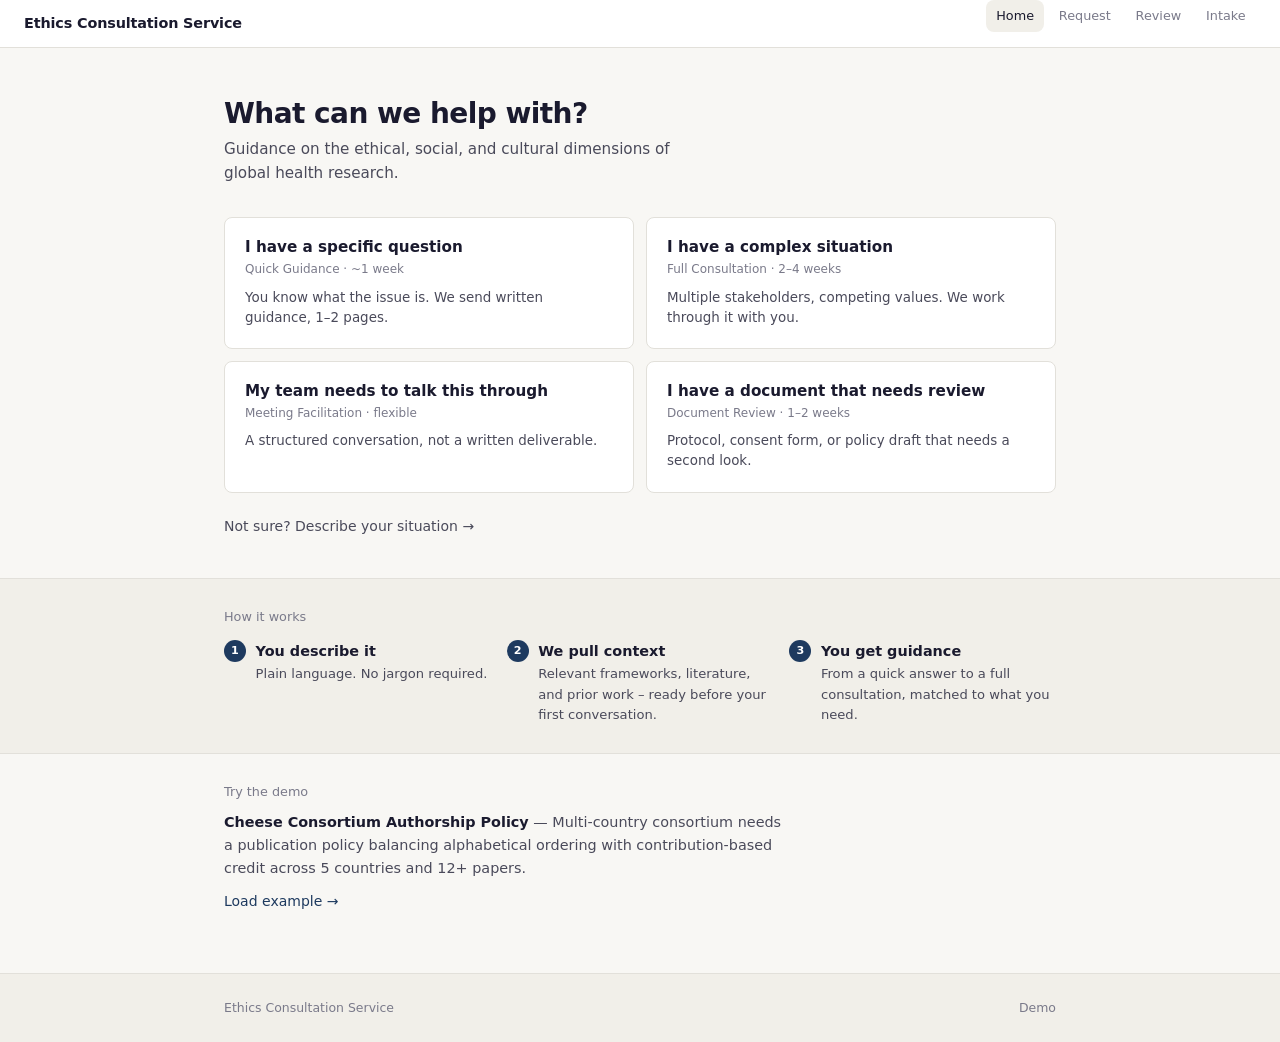
<file: index.html>
<!DOCTYPE html>
<html lang="en">
<head>
<meta charset="UTF-8">
<meta name="viewport" content="width=device-width, initial-scale=1.0">
<title>Ethics Consultation Service</title>
<link rel="icon" href="favicon.svg" type="image/svg+xml">
<link rel="stylesheet" href="css/styles.css">
</head>
<body>

<!-- Nav -->
<nav class="nav-bar">
  <a href="index.html" class="nav-brand">Ethics Consultation Service</a>
  <ul class="nav-links">
    <li><a href="index.html">Home</a></li>
    <li><a href="request.html">Request</a></li>
    <li><a href="review.html">Review</a></li>
    <li><a href="intake.html">Intake</a></li>
  </ul>
</nav>

<!-- Main -->
<section class="section" style="padding-top: 3rem;">
  <div class="container">
    <h1 style="margin-bottom: 0.35rem;">What can we help with?</h1>
    <p class="text-light" style="max-width: 480px; margin-bottom: 2rem; font-size: 0.95rem;">
      Guidance on the ethical, social, and cultural dimensions of global health research.
    </p>

    <div class="triage-grid">
      <a href="request.html?type=quick" class="triage-card">
        <div class="triage-title">I have a specific question</div>
        <div class="triage-timing">Quick Guidance &middot; ~1 week</div>
        <p class="triage-desc">You know what the issue is. We send written guidance, 1&ndash;2 pages.</p>
      </a>
      <a href="request.html?type=full" class="triage-card">
        <div class="triage-title">I have a complex situation</div>
        <div class="triage-timing">Full Consultation &middot; 2&ndash;4 weeks</div>
        <p class="triage-desc">Multiple stakeholders, competing values. We work through it with you.</p>
      </a>
      <a href="request.html?type=meeting" class="triage-card">
        <div class="triage-title">My team needs to talk this through</div>
        <div class="triage-timing">Meeting Facilitation &middot; flexible</div>
        <p class="triage-desc">A structured conversation, not a written deliverable.</p>
      </a>
      <a href="request.html?type=review" class="triage-card">
        <div class="triage-title">I have a document that needs review</div>
        <div class="triage-timing">Document Review &middot; 1&ndash;2 weeks</div>
        <p class="triage-desc">Protocol, consent form, or policy draft that needs a second look.</p>
      </a>
    </div>

    <div style="margin-top: 1.25rem;">
      <a href="request.html" class="text-small text-light">Not sure? Describe your situation &rarr;</a>
    </div>
  </div>
</section>

<!-- How It Works -->
<section class="section-sm" style="background: var(--surface-alt); border-top: 1px solid var(--border); border-bottom: 1px solid var(--border);">
  <div class="container">
    <p class="text-xs text-muted" style="margin-bottom: 0.75rem;">How it works</p>
    <div class="card-grid-3">
      <div style="display: flex; gap: 0.6rem; align-items: flex-start;">
        <div class="card-step">1</div>
        <div>
          <div style="font-weight: 600; font-size: 0.9rem; margin-bottom: 0.1rem;">You describe it</div>
          <p class="card-desc" style="font-size: 0.82rem;">Plain language. No jargon required.</p>
        </div>
      </div>
      <div style="display: flex; gap: 0.6rem; align-items: flex-start;">
        <div class="card-step">2</div>
        <div>
          <div style="font-weight: 600; font-size: 0.9rem; margin-bottom: 0.1rem;">We pull context</div>
          <p class="card-desc" style="font-size: 0.82rem;">Relevant frameworks, literature, and prior work &ndash; ready before your first conversation.</p>
        </div>
      </div>
      <div style="display: flex; gap: 0.6rem; align-items: flex-start;">
        <div class="card-step">3</div>
        <div>
          <div style="font-weight: 600; font-size: 0.9rem; margin-bottom: 0.1rem;">You get guidance</div>
          <p class="card-desc" style="font-size: 0.82rem;">From a quick answer to a full consultation, matched to what you need.</p>
        </div>
      </div>
    </div>
  </div>
</section>

<!-- Example -->
<section class="section-sm">
  <div class="container">
    <p class="text-xs text-muted" style="margin-bottom: 0.5rem;">Try the demo</p>
    <p style="font-size: 0.9rem; line-height: 1.6; max-width: 560px; margin-bottom: 0.5rem; color: var(--ink-light);">
      <strong style="color: var(--ink);">Cheese Consortium Authorship Policy</strong> &mdash;
      Multi-country consortium needs a publication policy balancing alphabetical ordering with contribution-based credit across 5 countries and 12+ papers.
    </p>
    <a href="request.html?example=true" class="text-small" style="font-weight: 500;">Load example &rarr;</a>
  </div>
</section>

<!-- Footer -->
<footer class="site-footer">
  <div class="container">
    <div class="footer-inner">
      <div>Ethics Consultation Service</div>
      <div>Demo</div>
    </div>
  </div>
</footer>

<script src="js/shared.js"></script>
</body>
</html>
</file>
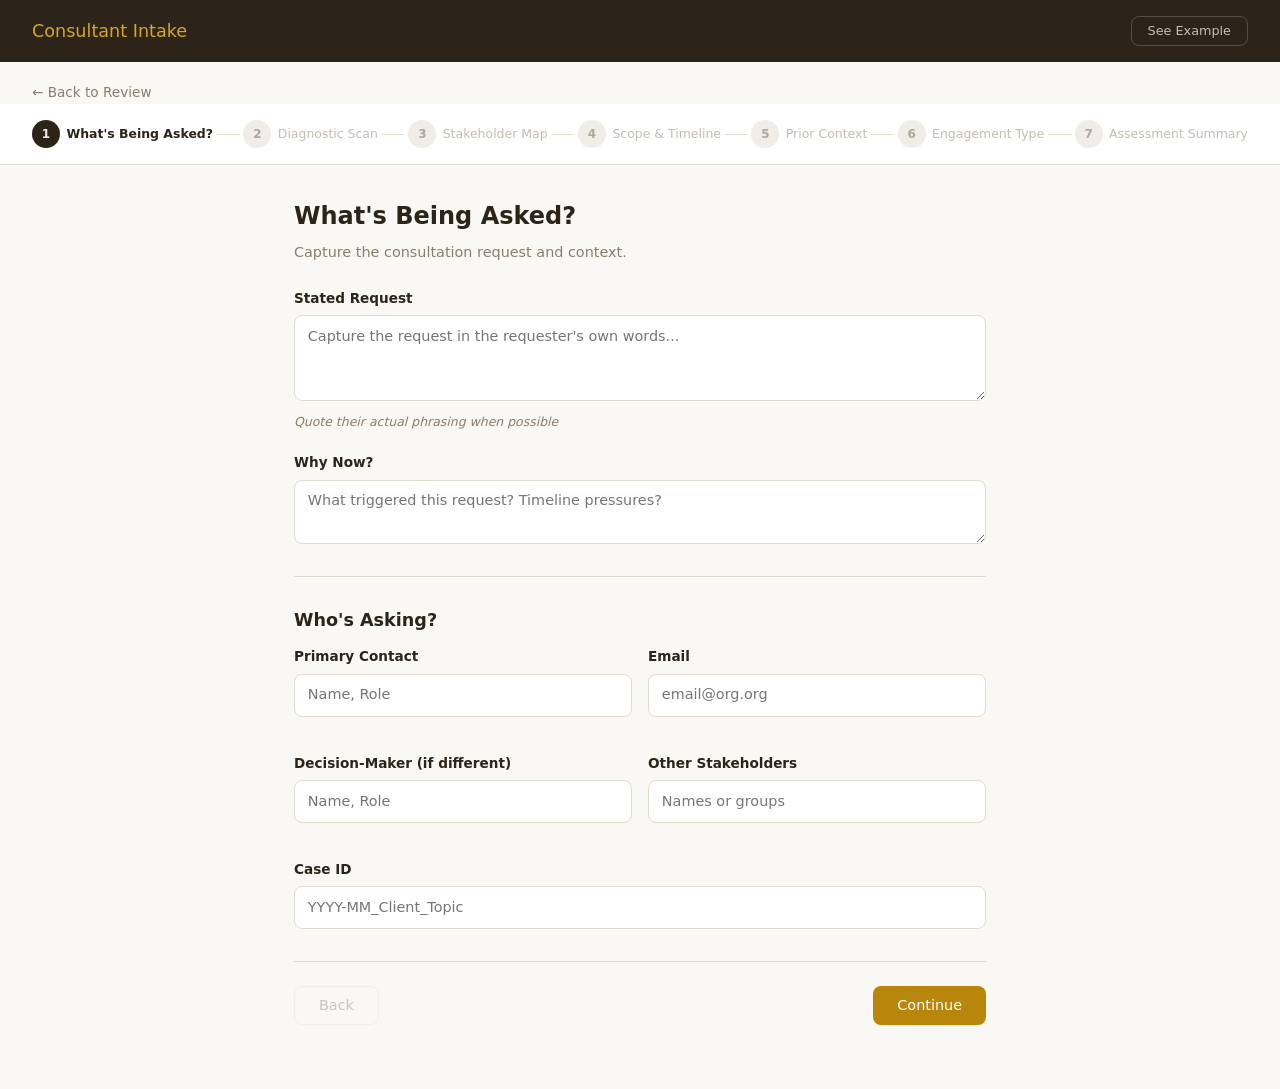
<file: intake.html>
<!DOCTYPE html>
<html lang="en">
<head>
<meta charset="UTF-8">
<meta name="viewport" content="width=device-width, initial-scale=1.0">
<link rel="icon" href="favicon.svg" type="image/svg+xml">
<title>Consultant Intake &mdash; Ethics Consultation Service</title>
<style>
/* ═══════════════════════════════════════════════
   CONSULTANT INTAKE – Stone/Goldenrod palette
   Distinct from the client-facing navy/amber.
   This is the consultant's internal tool.
   ═══════════════════════════════════════════════ */

:root {
  --font-heading: system-ui, -apple-system, 'Segoe UI', Roboto, 'Helvetica Neue', sans-serif;
  --font-body: system-ui, -apple-system, 'Segoe UI', Roboto, 'Helvetica Neue', sans-serif;
  --stone-50: #faf8f5;
  --stone-100: #f0ece4;
  --stone-200: #e2dbd0;
  --stone-300: #c9bfaf;
  --stone-400: #a99c88;
  --stone-500: #8a7d6b;
  --ink: #2c2418;
  --ink-light: #5c5040;
  --ink-muted: #8a7d6b;
  --gold: #b8860b;
  --gold-hover: #9a7009;
  --gold-light: #daa520;
  --gold-bg: #fdf8ef;
  --gold-border: #e8d5a8;
  --success: #4a7c59;
  --success-bg: #eef5f0;
  --warn: #9c6c28;
  --warn-bg: #fef9f0;
  --error: #9c3a3a;
  --border: #e2dbd0;
  --surface: #f5f0e8;
  --paper: #ffffff;
  --shadow-sm: 0 1px 2px rgba(44,36,24,0.06);
  --shadow-md: 0 4px 12px rgba(44,36,24,0.08);
  --shadow-lg: 0 8px 24px rgba(44,36,24,0.12);
  --radius: 8px;
  --radius-lg: 12px;
  --transition: 0.2s ease;
}

*, *::before, *::after { margin: 0; padding: 0; box-sizing: border-box; }
html { font-size: 16px; -webkit-font-smoothing: antialiased; text-rendering: optimizeLegibility; }
body { font-family: var(--font-body); background: var(--stone-50); color: var(--ink); line-height: 1.6; }
::selection { background: var(--gold-light); color: var(--ink); }

/* Top Bar */
.top-bar {
  background: var(--ink);
  padding: 1rem 2rem;
  display: flex;
  align-items: center;
  justify-content: space-between;
  position: sticky;
  top: 0;
  z-index: 100;
}
.top-bar h1 {
  font-family: var(--font-heading);
  font-size: 1.1rem;
  color: var(--gold-light);
  font-weight: 400;
}
.top-bar .actions { display: flex; gap: 0.5rem; }
.btn-ghost-i {
  background: transparent;
  border: 1px solid rgba(255,255,255,0.2);
  color: rgba(255,255,255,0.7);
  padding: 0.4rem 1rem;
  border-radius: var(--radius);
  font-family: var(--font-body);
  font-size: 0.8rem;
  cursor: pointer;
  transition: all var(--transition);
}
.btn-ghost-i:hover { background: rgba(255,255,255,0.1); color: #fff; }

/* Breadcrumb back link */
.back-link {
  display: inline-flex;
  align-items: center;
  gap: 0.3rem;
  color: var(--ink-muted);
  font-size: 0.85rem;
  text-decoration: none;
  margin: 1.25rem 2rem 0;
  transition: color var(--transition);
}
.back-link:hover { color: var(--ink); }

/* Stepper */
.stepper-wrap {
  background: var(--paper);
  border-bottom: 1px solid var(--border);
  padding: 0 2rem;
  overflow-x: auto;
}
.stepper {
  display: flex;
  align-items: center;
  justify-content: center;
  padding: 1rem 0;
  gap: 0;
}
.step-indicator {
  display: flex;
  align-items: center;
  gap: 0.4rem;
  opacity: 0.5;
  cursor: default;
  white-space: nowrap;
}
.step-indicator.visited { opacity: 0.8; cursor: pointer; }
.step-indicator.active { opacity: 1; }
.step-num {
  width: 28px;
  height: 28px;
  border-radius: 50%;
  background: var(--stone-200);
  color: var(--ink-light);
  font-size: 0.75rem;
  font-weight: 600;
  display: flex;
  align-items: center;
  justify-content: center;
  transition: all var(--transition);
}
.step-indicator.active .step-num { background: var(--gold); color: #fff; }
.step-indicator.visited .step-num { background: var(--ink); color: var(--stone-100); }
.step-label { font-size: 0.78rem; color: var(--ink-muted); }
.step-indicator.active .step-label { color: var(--ink); font-weight: 600; }
.step-connector { width: 24px; height: 1px; background: var(--stone-200); margin: 0 0.25rem; }

/* Main */
.main {
  max-width: 740px;
  margin: 0 auto;
  padding: 2rem 1.5rem 4rem;
}

/* Step Panels */
.step-panel { display: none; }
.step-panel.active { display: block; animation: fadeIn 0.3s ease; }
@keyframes fadeIn { from { opacity: 0; transform: translateY(8px); } to { opacity: 1; transform: translateY(0); } }

.step-title {
  font-family: var(--font-heading);
  font-size: 1.5rem;
  color: var(--ink);
  margin-bottom: 0.3rem;
}
.step-subtitle {
  font-size: 0.9rem;
  color: var(--ink-muted);
  margin-bottom: 1.5rem;
}

/* Pre-fill indicator */
.prefill-badge {
  display: inline-flex;
  align-items: center;
  gap: 0.3rem;
  background: var(--gold-bg);
  border: 1px solid var(--gold-border);
  color: var(--warn);
  font-size: 0.72rem;
  font-weight: 600;
  padding: 0.2rem 0.6rem;
  border-radius: 100px;
  margin-bottom: 1rem;
}

/* Form Elements */
.field-group { margin-bottom: 1.25rem; }
.field-group:last-child { margin-bottom: 0; }
.field-group label {
  display: block;
  font-size: 0.85rem;
  font-weight: 600;
  color: var(--ink);
  margin-bottom: 0.35rem;
}
.hint {
  font-size: 0.78rem;
  color: var(--ink-muted);
  margin-top: 0.25rem;
  font-style: italic;
}
input[type="text"], input[type="email"], input[type="date"], textarea, select {
  width: 100%;
  padding: 0.6rem 0.8rem;
  border: 1.5px solid var(--border);
  border-radius: var(--radius);
  font-family: var(--font-body);
  font-size: 0.9rem;
  color: var(--ink);
  background: var(--paper);
  transition: all var(--transition);
  line-height: 1.5;
}
input:focus, textarea:focus { outline: none; border-color: var(--gold); box-shadow: 0 0 0 3px rgba(184,134,11,0.12); }
textarea { resize: vertical; }
.field-row { display: grid; grid-template-columns: repeat(2, 1fr); gap: 1rem; }
.divider { border: none; border-top: 1px solid var(--border); margin: 1.5rem 0; }
.section-header {
  font-family: var(--font-heading);
  font-size: 1.1rem;
  color: var(--ink);
  margin: 1.8rem 0 0.8rem;
}

/* Check Items */
.check-group { display: flex; flex-direction: column; gap: 0.4rem; }
.check-item {
  display: flex;
  gap: 0.75rem;
  align-items: flex-start;
  padding: 0.75rem;
  border: 1px solid var(--border);
  border-radius: var(--radius);
  background: var(--paper);
}
.check-item input[type="checkbox"] { margin-top: 0.25rem; accent-color: var(--gold); }
.check-label { flex: 1; }
.check-title { font-weight: 600; font-size: 0.9rem; display: block; }
.check-desc { font-size: 0.8rem; color: var(--ink-muted); display: block; margin-top: 0.15rem; }

/* Cards */
.card-grid { display: grid; grid-template-columns: repeat(2, 1fr); gap: 0.75rem; margin-bottom: 1.25rem; }
.card-i {
  background: var(--paper);
  border: 2px solid var(--border);
  border-radius: var(--radius);
  padding: 1rem;
  cursor: pointer;
  transition: all var(--transition);
  text-align: center;
}
.card-i:hover { border-color: var(--gold); background: var(--gold-bg); }
.card-i.selected { border-color: var(--gold); background: var(--gold-bg); box-shadow: 0 0 0 3px rgba(184,134,11,0.12); }
.card-i:focus-visible { outline: none; border-color: var(--gold); box-shadow: 0 0 0 3px rgba(184,134,11,0.18); }
.card-i-icon { font-size: 1.3rem; margin-bottom: 0.3rem; }
.card-i-title { font-size: 0.9rem; font-weight: 600; }
.card-i-desc { font-size: 0.78rem; color: var(--ink-muted); margin-top: 0.2rem; }

/* Urgency */
.urgency-options { display: flex; gap: 0.5rem; }
.urgency-option {
  flex: 1;
  padding: 0.75rem;
  border: 2px solid var(--border);
  border-radius: var(--radius);
  text-align: center;
  cursor: pointer;
  transition: all var(--transition);
}
.urgency-option:hover { border-color: var(--gold); }
.urgency-option.selected { border-color: var(--gold); background: var(--gold-bg); }
.urgency-option:focus-visible { outline: none; border-color: var(--gold); box-shadow: 0 0 0 3px rgba(184,134,11,0.18); }
.urgency-label { font-weight: 600; font-size: 0.85rem; }
.urgency-time { font-size: 0.78rem; color: var(--ink-muted); }

/* Stakeholder Entries */
.stakeholder-entry {
  display: grid;
  grid-template-columns: 1fr 1fr;
  gap: 0.75rem;
  margin-bottom: 0.75rem;
}
.add-btn {
  background: transparent;
  border: 1px dashed var(--border);
  color: var(--ink-muted);
  padding: 0.5rem 1rem;
  border-radius: var(--radius);
  font-family: var(--font-body);
  font-size: 0.8rem;
  cursor: pointer;
  transition: all var(--transition);
}
.add-btn:hover { border-color: var(--gold); color: var(--ink); }

/* Nav Buttons */
.nav-buttons {
  display: flex;
  justify-content: space-between;
  margin-top: 2rem;
  padding-top: 1.5rem;
  border-top: 1px solid var(--border);
}
.btn-prev, .btn-next {
  padding: 0.65rem 1.5rem;
  border-radius: var(--radius);
  font-family: var(--font-body);
  font-size: 0.9rem;
  font-weight: 500;
  cursor: pointer;
  transition: all var(--transition);
  border: none;
}
.btn-prev {
  background: transparent;
  border: 1.5px solid var(--border);
  color: var(--ink-light);
}
.btn-prev:hover { border-color: var(--ink-light); color: var(--ink); }
.btn-prev:disabled { opacity: 0.3; cursor: default; }
.btn-next {
  background: var(--gold);
  color: #fff;
  box-shadow: var(--shadow-sm);
}
.btn-next:hover { background: var(--gold-hover); box-shadow: var(--shadow-md); }

/* Summary */
.summary-block-i {
  background: var(--paper);
  border: 1px solid var(--border);
  border-radius: var(--radius);
  padding: 1rem 1.25rem;
  margin-bottom: 0.75rem;
}
.summary-block-i h3 {
  font-family: var(--font-heading);
  font-size: 0.9rem;
  color: var(--gold);
  margin-bottom: 0.6rem;
  padding-bottom: 0.4rem;
  border-bottom: 1px solid var(--stone-100);
}
.summary-row-i { display: flex; padding: 0.3rem 0; font-size: 0.85rem; line-height: 1.5; }
.summary-label-i { flex: 0 0 160px; color: var(--ink-muted); font-weight: 500; }
.summary-value-i { color: var(--ink); flex: 1; }
.summary-note-i { font-size: 0.85rem; color: var(--ink); line-height: 1.5; margin-top: 0.3rem; white-space: pre-wrap; }
.summary-actions-i { display: flex; gap: 0.75rem; margin-top: 1.5rem; }
.btn-print-i {
  padding: 0.6rem 1.5rem;
  background: var(--ink);
  color: var(--paper);
  border: none;
  border-radius: var(--radius);
  font-size: 0.9rem;
  font-family: var(--font-body);
  cursor: pointer;
  font-weight: 500;
  transition: all var(--transition);
}
.btn-print-i:hover { background: var(--ink-light); }

/* Responsive */
@media (max-width: 768px) {
  .top-bar { padding: 0.75rem 1rem; }
  .stepper-wrap { padding: 0 1rem; }
  .step-label { display: none; }
  .main { padding: 1.5rem 1rem 3rem; }
  .field-row { grid-template-columns: 1fr; }
  .card-grid { grid-template-columns: 1fr; }
  .urgency-options { flex-direction: column; }
  .stakeholder-entry { grid-template-columns: 1fr; }
}
@media (max-width: 375px) {
  .top-bar { flex-direction: column; gap: 0.5rem; align-items: flex-start; }
  .nav-buttons { flex-direction: column; gap: 0.75rem; }
  .btn-prev, .btn-next { width: 100%; text-align: center; }
}
@media print {
  body { background: white; }
  .top-bar, .stepper-wrap, .nav-buttons, .summary-actions-i, .btn-ghost-i, .back-link, .prefill-badge { display: none !important; }
  .main { max-width: 100%; padding: 0; }
  .step-panel { display: none !important; }
  .step-panel[data-step="7"] { display: block !important; }
  .summary-block-i { border: 1px solid #ccc; break-inside: avoid; page-break-inside: avoid; }
}
</style>
</head>
<body>

<!-- Top Bar -->
<div class="top-bar">
  <h1>Consultant Intake</h1>
  <div class="actions">
    <button class="btn-ghost-i" id="btn-example">See Example</button>
    <button class="btn-ghost-i" id="btn-clear" style="display:none">Clear</button>
  </div>
</div>

<!-- Back Link -->
<a href="review.html" class="back-link">&larr; Back to Review</a>

<!-- Stepper -->
<div class="stepper-wrap">
  <div class="stepper" id="stepper"></div>
</div>

<!-- Main -->
<div class="main">

  <!-- STEP 1: What's Being Asked? -->
  <div class="step-panel" data-step="1">
    <h2 class="step-title">What's Being Asked?</h2>
    <p class="step-subtitle">Capture the consultation request and context.</p>
    <div id="prefill-1"></div>

    <div class="field-group">
      <label for="stated-request">Stated Request</label>
      <textarea id="stated-request" rows="3" placeholder="Capture the request in the requester's own words..."></textarea>
      <p class="hint">Quote their actual phrasing when possible</p>
    </div>
    <div class="field-group">
      <label for="why-now">Why Now?</label>
      <textarea id="why-now" rows="2" placeholder="What triggered this request? Timeline pressures?"></textarea>
    </div>

    <hr class="divider">
    <h3 class="section-header">Who's Asking?</h3>

    <div class="field-row" style="margin-bottom:1rem">
      <div class="field-group">
        <label for="primary-name">Primary Contact</label>
        <input type="text" id="primary-name" placeholder="Name, Role">
      </div>
      <div class="field-group">
        <label for="primary-email">Email</label>
        <input type="email" id="primary-email" placeholder="email@org.org">
      </div>
    </div>
    <div class="field-row" style="margin-bottom:1rem">
      <div class="field-group">
        <label for="decision-maker">Decision-Maker (if different)</label>
        <input type="text" id="decision-maker" placeholder="Name, Role">
      </div>
      <div class="field-group">
        <label for="other-stakeholders">Other Stakeholders</label>
        <input type="text" id="other-stakeholders" placeholder="Names or groups">
      </div>
    </div>
    <div class="field-group">
      <label for="case-id">Case ID</label>
      <input type="text" id="case-id" placeholder="YYYY-MM_Client_Topic">
    </div>
  </div>

  <!-- STEP 2: Diagnostic Scan -->
  <div class="step-panel" data-step="2">
    <h2 class="step-title">Diagnostic Scan</h2>
    <p class="step-subtitle">What kind of problem is this? Check each that applies, then add notes.</p>

    <div class="check-group">
      <div class="check-item">
        <input type="checkbox" id="diag-meta">
        <div class="check-label">
          <span class="check-title">Unclear Terms</span>
          <span class="check-desc">Are key terms being used differently by different people?</span>
          <textarea id="diag-meta-notes" rows="2" placeholder="What concepts need clarification?" style="margin-top:0.5rem"></textarea>
        </div>
      </div>
      <div class="check-item">
        <input type="checkbox" id="diag-complexity">
        <div class="check-label">
          <span class="check-title">Competing Values</span>
          <span class="check-desc">Are multiple values pulling in different directions?</span>
          <textarea id="diag-complexity-notes" rows="2" placeholder="What tensions are present?" style="margin-top:0.5rem"></textarea>
        </div>
      </div>
      <div class="check-item">
        <input type="checkbox" id="diag-definition">
        <div class="check-label">
          <span class="check-title">What Counts?</span>
          <span class="check-desc">Do people agree on what "good" looks like here?</span>
          <textarea id="diag-definition-notes" rows="2" placeholder="What needs to be defined or measured?" style="margin-top:0.5rem"></textarea>
        </div>
      </div>
      <div class="check-item">
        <input type="checkbox" id="diag-downselect">
        <div class="check-label">
          <span class="check-title">Options to Weigh</span>
          <span class="check-desc">Are there multiple approaches, and someone needs to choose?</span>
          <textarea id="diag-downselect-notes" rows="2" placeholder="What options exist?" style="margin-top:0.5rem"></textarea>
        </div>
      </div>
      <div class="check-item">
        <input type="checkbox" id="diag-perspective">
        <div class="check-label">
          <span class="check-title">Different Viewpoints</span>
          <span class="check-desc">Whose interests are at stake? Who sees it differently?</span>
          <textarea id="diag-perspective-notes" rows="2" placeholder="Whose interests are at stake?" style="margin-top:0.5rem"></textarea>
        </div>
      </div>
      <div class="check-item">
        <input type="checkbox" id="diag-learning">
        <div class="check-label">
          <span class="check-title">Open Questions</span>
          <span class="check-desc">What don't we know yet? What needs investigating?</span>
          <textarea id="diag-learning-notes" rows="2" placeholder="What needs to be investigated?" style="margin-top:0.5rem"></textarea>
        </div>
      </div>
    </div>
  </div>

  <!-- STEP 3: Stakeholder Map -->
  <div class="step-panel" data-step="3">
    <h2 class="step-title">Stakeholder Map</h2>
    <p class="step-subtitle">Who has a stake in this situation?</p>
    <div id="prefill-3"></div>

    <h3 class="section-header" style="margin-top:0">Primary Stakeholders</h3>
    <div id="primary-stakeholders">
      <div class="stakeholder-entry">
        <div class="field-group"><label>Name / Group</label><input type="text" class="sh-primary-name" placeholder="Who?"></div>
        <div class="field-group"><label>Interest / Stake</label><input type="text" class="sh-primary-interest" placeholder="What do they care about?"></div>
      </div>
      <div class="stakeholder-entry">
        <div class="field-group"><label>Name / Group</label><input type="text" class="sh-primary-name" placeholder="Who?"></div>
        <div class="field-group"><label>Interest / Stake</label><input type="text" class="sh-primary-interest" placeholder="What do they care about?"></div>
      </div>
    </div>
    <button class="add-btn" onclick="addPrimaryStakeholder()">+ Add stakeholder</button>

    <h3 class="section-header">Secondary / Affected Parties</h3>
    <div id="secondary-stakeholders">
      <div class="stakeholder-entry">
        <div class="field-group"><label>Name / Group</label><input type="text" class="sh-secondary-name" placeholder="Who?"></div>
        <div class="field-group"><label>Interest / Stake</label><input type="text" class="sh-secondary-interest" placeholder="What do they care about?"></div>
      </div>
      <div class="stakeholder-entry">
        <div class="field-group"><label>Name / Group</label><input type="text" class="sh-secondary-name" placeholder="Who?"></div>
        <div class="field-group"><label>Interest / Stake</label><input type="text" class="sh-secondary-interest" placeholder="What do they care about?"></div>
      </div>
    </div>

    <h3 class="section-header">Missing Voices</h3>
    <div class="check-group" style="margin-bottom:1rem">
      <div class="check-item">
        <input type="checkbox" id="mv-lmic"><div class="check-label"><span class="check-title">LMIC researchers / partners</span></div>
      </div>
      <div class="check-item">
        <input type="checkbox" id="mv-community"><div class="check-label"><span class="check-title">Community members / participants</span></div>
      </div>
      <div class="check-item">
        <input type="checkbox" id="mv-junior"><div class="check-label"><span class="check-title">Junior / early-career researchers</span></div>
      </div>
      <div class="check-item">
        <input type="checkbox" id="mv-funders"><div class="check-label"><span class="check-title">Funders / institutional leadership</span></div>
      </div>
    </div>
    <div class="field-group">
      <label for="mv-notes">Missing voices notes</label>
      <textarea id="mv-notes" rows="2" placeholder="Who else should be heard?"></textarea>
    </div>
  </div>

  <!-- STEP 4: Scope & Timeline -->
  <div class="step-panel" data-step="4">
    <h2 class="step-title">Scope &amp; Timeline</h2>
    <p class="step-subtitle">Define boundaries and pace.</p>

    <div class="field-group">
      <label for="in-scope">In Scope</label>
      <textarea id="in-scope" rows="3" placeholder="What will this consultation address?"></textarea>
    </div>
    <div class="field-group">
      <label for="out-scope">Out of Scope</label>
      <textarea id="out-scope" rows="2" placeholder="What is explicitly excluded?"></textarea>
    </div>

    <hr class="divider">
    <h3 class="section-header">Key Dates</h3>
    <div class="field-row" style="margin-bottom:0.75rem">
      <div class="field-group"><label for="ms-consult">Initial Consultation</label><input type="date" id="ms-consult"></div>
      <div class="field-group"><label for="ms-draft">Draft Due</label><input type="date" id="ms-draft"></div>
    </div>
    <div class="field-row" style="margin-bottom:1rem">
      <div class="field-group"><label for="ms-final">Final Delivery</label><input type="date" id="ms-final"></div>
      <div class="field-group"><label for="ms-deadline">Decision Deadline</label><input type="date" id="ms-deadline"></div>
    </div>

    <h3 class="section-header">Urgency</h3>
    <div class="urgency-options" id="urgency-options">
      <div class="urgency-option" data-urgency="urgent" role="button" tabindex="0" aria-pressed="false" onclick="selectUrgency(this)" onkeydown="handleUrgencyKey(event, this)">
        <div class="urgency-label">Urgent</div>
        <div class="urgency-time">Within 1 week</div>
      </div>
      <div class="urgency-option" data-urgency="standard" role="button" tabindex="0" aria-pressed="false" onclick="selectUrgency(this)" onkeydown="handleUrgencyKey(event, this)">
        <div class="urgency-label">Standard</div>
        <div class="urgency-time">2&ndash;4 weeks</div>
      </div>
      <div class="urgency-option" data-urgency="flexible" role="button" tabindex="0" aria-pressed="false" onclick="selectUrgency(this)" onkeydown="handleUrgencyKey(event, this)">
        <div class="urgency-label">Flexible</div>
        <div class="urgency-time">No hard deadline</div>
      </div>
    </div>
  </div>

  <!-- STEP 5: Prior Context -->
  <div class="step-panel" data-step="5">
    <h2 class="step-title">Prior Context</h2>
    <p class="step-subtitle">What already exists that's relevant?</p>
    <div id="prefill-5"></div>

    <div class="check-group" style="margin-bottom:1.25rem">
      <div class="check-item">
        <input type="checkbox" id="pc-prior"><div class="check-label"><span class="check-title">Prior consultations on this topic</span>
        <textarea id="pc-prior-notes" rows="2" placeholder="Details..." style="margin-top:0.4rem"></textarea></div>
      </div>
      <div class="check-item">
        <input type="checkbox" id="pc-policies"><div class="check-label"><span class="check-title">Existing policies / guidance</span>
        <textarea id="pc-policies-notes" rows="2" placeholder="What exists?" style="margin-top:0.4rem"></textarea></div>
      </div>
      <div class="check-item">
        <input type="checkbox" id="pc-precedents"><div class="check-label"><span class="check-title">Precedents</span>
        <textarea id="pc-precedents-notes" rows="2" placeholder="Similar cases?" style="margin-top:0.4rem"></textarea></div>
      </div>
    </div>

    <h3 class="section-header">Key Documents</h3>
    <div id="key-documents">
      <div class="field-row" style="margin-bottom:0.75rem">
        <div class="field-group"><label>Document</label><input type="text" class="doc-name" placeholder="Document name"></div>
        <div class="field-group"><label>Location / Status</label><input type="text" class="doc-location" placeholder="Where to find it"></div>
      </div>
      <div class="field-row" style="margin-bottom:0.75rem">
        <div class="field-group"><label>Document</label><input type="text" class="doc-name" placeholder="Document name"></div>
        <div class="field-group"><label>Location / Status</label><input type="text" class="doc-location" placeholder="Where to find it"></div>
      </div>
    </div>
    <button class="add-btn" onclick="addDocument()">+ Add document</button>

    <hr class="divider">
    <h3 class="section-header">Expert Resources</h3>
    <div id="expert-resources">
      <div class="field-row" style="margin-bottom:0.75rem">
        <div class="field-group"><label>Expert</label><input type="text" class="expert-name" placeholder="Name, domain"></div>
        <div class="field-group"><label>Status</label><input type="text" class="expert-status" placeholder="Consulted? Available?"></div>
      </div>
    </div>
    <button class="add-btn" onclick="addExpert()">+ Add expert</button>
  </div>

  <!-- STEP 6: Engagement Type -->
  <div class="step-panel" data-step="6">
    <h2 class="step-title">Engagement Type</h2>
    <p class="step-subtitle">What kind of engagement does this request warrant?</p>

    <div class="card-grid" id="engagement-cards">
      <div class="card-i" data-engagement="full" role="button" tabindex="0" aria-pressed="false" onclick="selectEngagement(this)" onkeydown="handleEngagementKey(event, this)">
        <div class="card-i-icon">&#9670;</div>
        <div class="card-i-title">Full Consult</div>
        <div class="card-i-desc">5-phase process with formal deliverables.</div>
      </div>
      <div class="card-i" data-engagement="quick" role="button" tabindex="0" aria-pressed="false" onclick="selectEngagement(this)" onkeydown="handleEngagementKey(event, this)">
        <div class="card-i-icon">&#9656;</div>
        <div class="card-i-title">Quick Guidance</div>
        <div class="card-i-desc">Light-touch response, 1&ndash;2 pages.</div>
      </div>
      <div class="card-i" data-engagement="meeting" role="button" tabindex="0" aria-pressed="false" onclick="selectEngagement(this)" onkeydown="handleEngagementKey(event, this)">
        <div class="card-i-icon">&#9673;</div>
        <div class="card-i-title">Meeting Facilitation</div>
        <div class="card-i-desc">Structured discussion support.</div>
      </div>
      <div class="card-i" data-engagement="review" role="button" tabindex="0" aria-pressed="false" onclick="selectEngagement(this)" onkeydown="handleEngagementKey(event, this)">
        <div class="card-i-icon">&#9998;</div>
        <div class="card-i-title">Document Review</div>
        <div class="card-i-desc">Review and annotate existing drafts.</div>
      </div>
    </div>

    <div class="field-group">
      <label for="engagement-rationale">Rationale</label>
      <textarea id="engagement-rationale" rows="3" placeholder="Why this engagement type?"></textarea>
    </div>

    <hr class="divider">
    <h3 class="section-header">Expected Deliverables</h3>
    <div class="check-group">
      <div class="check-item"><input type="checkbox" id="del-memo"><div class="check-label"><span class="check-title">Guidance memo</span></div></div>
      <div class="check-item"><input type="checkbox" id="del-brief"><div class="check-label"><span class="check-title">Synthesis brief</span></div></div>
      <div class="check-item"><input type="checkbox" id="del-policy"><div class="check-label"><span class="check-title">Policy skeleton</span></div></div>
      <div class="check-item"><input type="checkbox" id="del-meeting"><div class="check-label"><span class="check-title">Meeting facilitation</span></div></div>
      <div class="check-item">
        <input type="checkbox" id="del-other">
        <div class="check-label">
          <span class="check-title">Other</span>
          <input type="text" id="del-other-text" placeholder="Specify..." style="margin-top:0.4rem">
        </div>
      </div>
    </div>
  </div>

  <!-- STEP 7: Assessment Summary -->
  <div class="step-panel" data-step="7">
    <h2 class="step-title">Assessment Summary</h2>
    <p class="step-subtitle">Auto-generated from your inputs. Review, then print or share.</p>
    <div id="summary-container"></div>
    <div class="summary-actions-i">
      <button class="btn-print-i" onclick="window.print()">Print Summary</button>
      <button class="btn-ghost-i" style="color:var(--ink-light);border-color:var(--border)" onclick="goToStep(1)">Edit Responses</button>
    </div>
  </div>

  <!-- Nav -->
  <div class="nav-buttons">
    <button class="btn-prev" id="btn-prev" onclick="prevStep()">Back</button>
    <button class="btn-next" id="btn-next" onclick="nextStep()">Continue</button>
  </div>
</div>

<script src="js/shared.js"></script>
<script src="js/intake.js"></script>
</body>
</html>
</file>
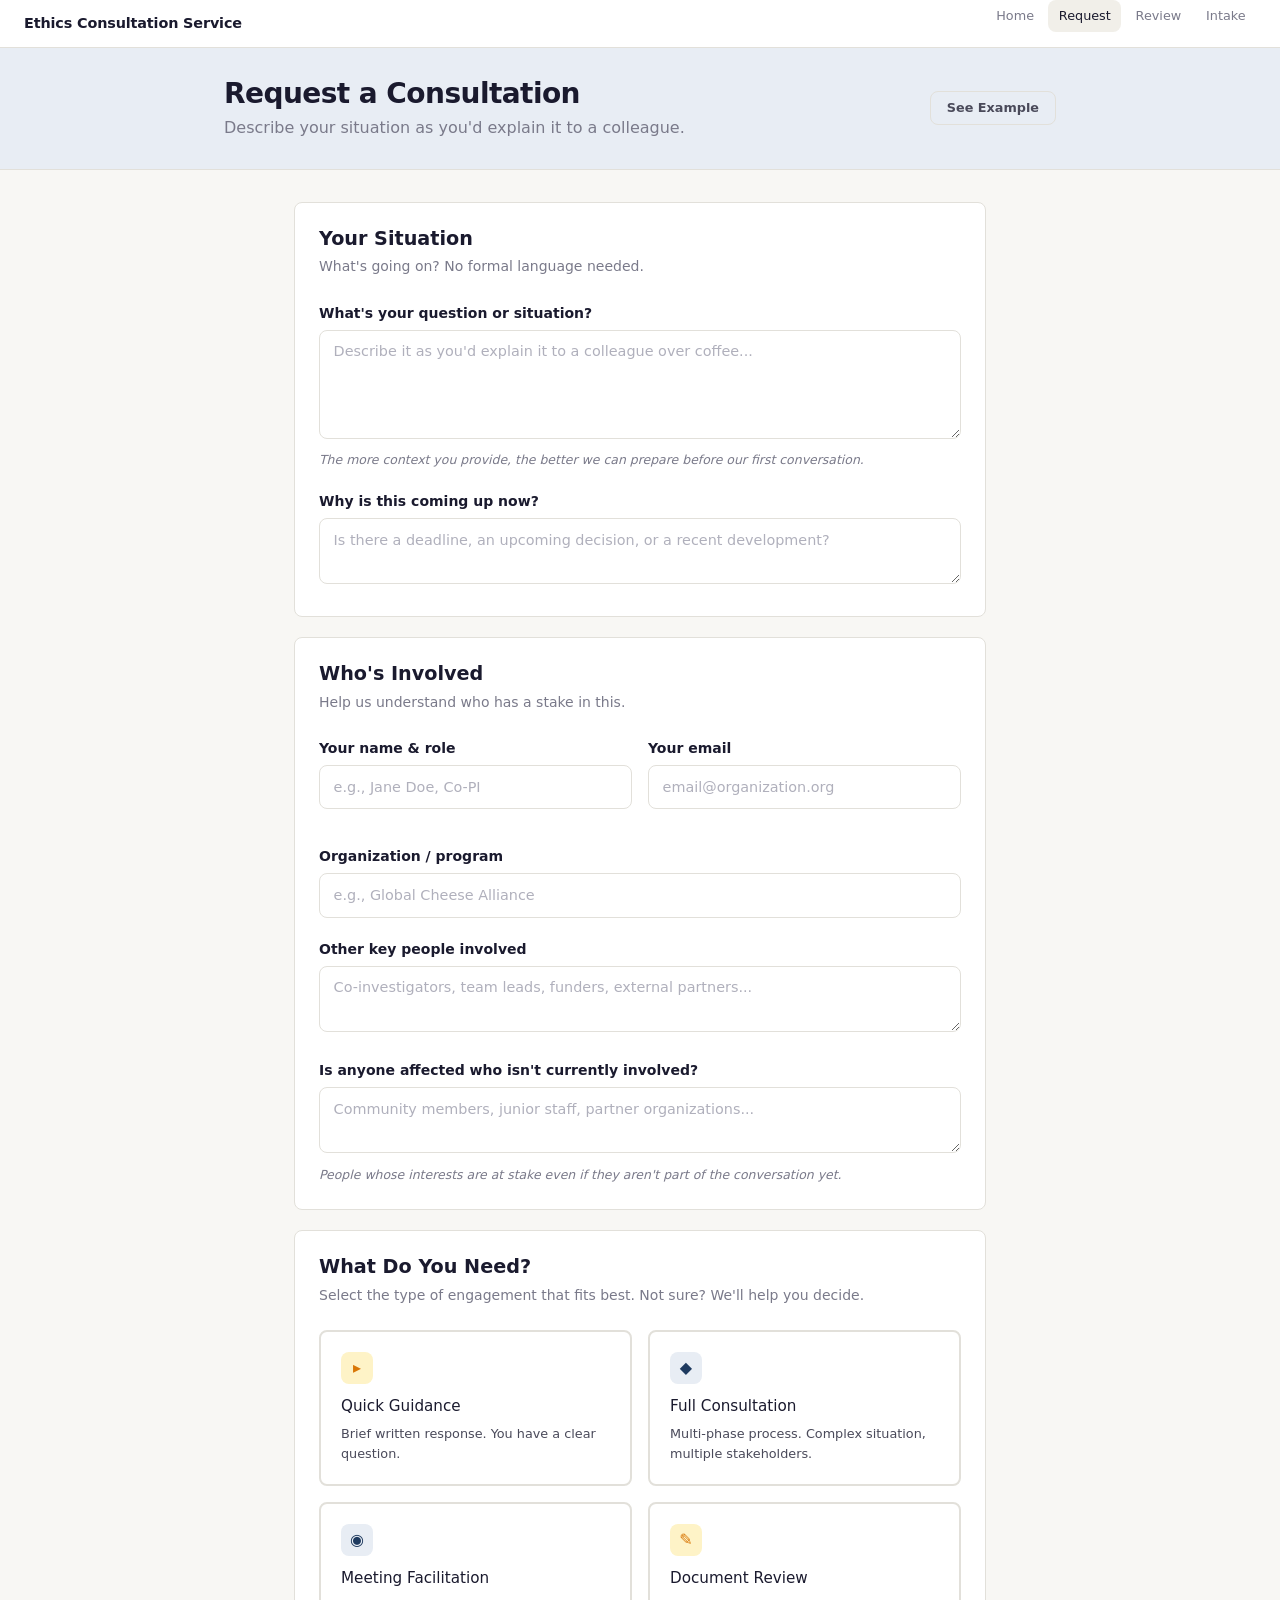
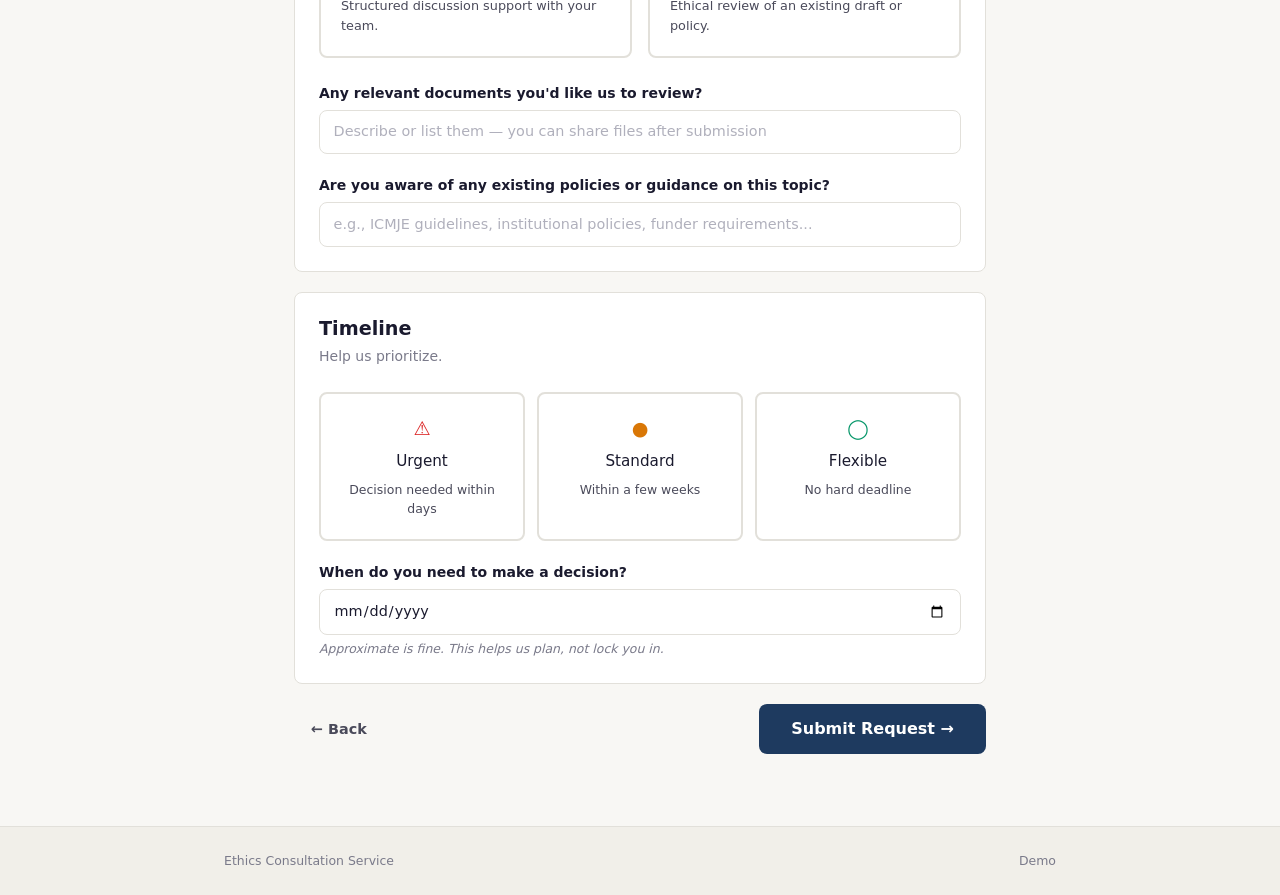
<file: request.html>
<!DOCTYPE html>
<html lang="en">
<head>
<meta charset="UTF-8">
<meta name="viewport" content="width=device-width, initial-scale=1.0">
<title>Request a Consultation &mdash; Ethics Consultation Service</title>
<link rel="icon" href="favicon.svg" type="image/svg+xml">
<link rel="stylesheet" href="css/styles.css">
</head>
<body>

<!-- Nav -->
<nav class="nav-bar">
  <a href="index.html" class="nav-brand">Ethics Consultation Service</a>
  <ul class="nav-links">
    <li><a href="index.html">Home</a></li>
    <li><a href="request.html">Request</a></li>
    <li><a href="review.html">Review</a></li>
    <li><a href="intake.html">Intake</a></li>
  </ul>
</nav>

<!-- Header -->
<section class="section-sm" style="background: var(--navy-wash); border-bottom: 1px solid var(--border);">
  <div class="container">
    <div style="display: flex; justify-content: space-between; align-items: center; flex-wrap: wrap; gap: 1rem;">
      <div>
        <h1 style="font-size: 1.75rem; margin-bottom: 0.25rem;">Request a Consultation</h1>
        <p class="text-muted">Describe your situation as you'd explain it to a colleague.</p>
      </div>
      <div class="no-print" style="display: flex; gap: 0.5rem;">
        <button class="btn btn-outline btn-sm" id="btn-example">See Example</button>
        <button class="btn btn-ghost btn-sm" id="btn-clear" style="display:none;">Clear</button>
      </div>
    </div>
  </div>
</section>

<!-- Form -->
<section class="section" style="padding-top: 2rem;">
  <div class="container" style="max-width: 740px;">

    <!-- Section 1: Your Situation -->
    <div class="form-section">
      <h3 class="form-section-title">Your Situation</h3>
      <p class="form-section-desc">What's going on? No formal language needed.</p>

      <div class="field-group">
        <label for="req-situation">What's your question or situation?</label>
        <textarea id="req-situation" rows="4" placeholder="Describe it as you'd explain it to a colleague over coffee..."></textarea>
        <p class="hint">The more context you provide, the better we can prepare before our first conversation.</p>
      </div>

      <div class="field-group">
        <label for="req-why-now">Why is this coming up now?</label>
        <textarea id="req-why-now" rows="2" placeholder="Is there a deadline, an upcoming decision, or a recent development?"></textarea>
      </div>
    </div>

    <!-- Section 2: Who's Involved -->
    <div class="form-section">
      <h3 class="form-section-title">Who's Involved</h3>
      <p class="form-section-desc">Help us understand who has a stake in this.</p>

      <div class="field-row mb-2">
        <div class="field-group">
          <label for="req-name">Your name &amp; role</label>
          <input type="text" id="req-name" placeholder="e.g., Jane Doe, Co-PI">
        </div>
        <div class="field-group">
          <label for="req-email">Your email</label>
          <input type="email" id="req-email" placeholder="email@organization.org">
        </div>
      </div>

      <div class="field-group">
        <label for="req-org">Organization / program</label>
        <input type="text" id="req-org" placeholder="e.g., Global Cheese Alliance">
      </div>

      <div class="field-group">
        <label for="req-people">Other key people involved</label>
        <textarea id="req-people" rows="2" placeholder="Co-investigators, team leads, funders, external partners..."></textarea>
      </div>

      <div class="field-group">
        <label for="req-affected">Is anyone affected who isn't currently involved?</label>
        <textarea id="req-affected" rows="2" placeholder="Community members, junior staff, partner organizations..."></textarea>
        <p class="hint">People whose interests are at stake even if they aren't part of the conversation yet.</p>
      </div>
    </div>

    <!-- Section 3: What Do You Need? -->
    <div class="form-section">
      <h3 class="form-section-title">What Do You Need?</h3>
      <p class="form-section-desc">Select the type of engagement that fits best. Not sure? We'll help you decide.</p>

      <div class="card-grid-4 mb-3" id="engagement-cards">
        <div class="card selectable" data-engagement="quick" role="button" tabindex="0" aria-pressed="false" onclick="selectEngagement(this)" onkeydown="handleEngagementKey(event, this)">
          <div class="card-icon card-icon-amber" style="width:32px;height:32px;font-size:1rem;margin-bottom:0.6rem;">&#9656;</div>
          <div class="card-title" style="font-size:0.95rem;">Quick Guidance</div>
          <div class="card-desc" style="font-size:0.8rem;">Brief written response. You have a clear question.</div>
        </div>
        <div class="card selectable" data-engagement="full" role="button" tabindex="0" aria-pressed="false" onclick="selectEngagement(this)" onkeydown="handleEngagementKey(event, this)">
          <div class="card-icon card-icon-navy" style="width:32px;height:32px;font-size:1rem;margin-bottom:0.6rem;">&#9670;</div>
          <div class="card-title" style="font-size:0.95rem;">Full Consultation</div>
          <div class="card-desc" style="font-size:0.8rem;">Multi-phase process. Complex situation, multiple stakeholders.</div>
        </div>
        <div class="card selectable" data-engagement="meeting" role="button" tabindex="0" aria-pressed="false" onclick="selectEngagement(this)" onkeydown="handleEngagementKey(event, this)">
          <div class="card-icon card-icon-navy" style="width:32px;height:32px;font-size:1rem;margin-bottom:0.6rem;">&#9673;</div>
          <div class="card-title" style="font-size:0.95rem;">Meeting Facilitation</div>
          <div class="card-desc" style="font-size:0.8rem;">Structured discussion support with your team.</div>
        </div>
        <div class="card selectable" data-engagement="review" role="button" tabindex="0" aria-pressed="false" onclick="selectEngagement(this)" onkeydown="handleEngagementKey(event, this)">
          <div class="card-icon card-icon-amber" style="width:32px;height:32px;font-size:1rem;margin-bottom:0.6rem;">&#9998;</div>
          <div class="card-title" style="font-size:0.95rem;">Document Review</div>
          <div class="card-desc" style="font-size:0.8rem;">Ethical review of an existing draft or policy.</div>
        </div>
      </div>

      <div class="field-group">
        <label for="req-documents">Any relevant documents you'd like us to review?</label>
        <input type="text" id="req-documents" placeholder="Describe or list them &mdash; you can share files after submission">
      </div>

      <div class="field-group">
        <label for="req-policies">Are you aware of any existing policies or guidance on this topic?</label>
        <input type="text" id="req-policies" placeholder="e.g., ICMJE guidelines, institutional policies, funder requirements...">
      </div>
    </div>

    <!-- Section 4: Timeline -->
    <div class="form-section">
      <h3 class="form-section-title">Timeline</h3>
      <p class="form-section-desc">Help us prioritize.</p>

      <div style="display: flex; gap: 0.75rem; margin-bottom: 1.25rem; flex-wrap: wrap;" id="urgency-cards">
        <div class="card selectable" data-urgency="urgent" role="button" tabindex="0" aria-pressed="false" onclick="selectUrgency(this)" onkeydown="handleUrgencyKey(event, this)" style="flex: 1; min-width: 160px; text-align: center;">
          <div style="font-size: 1.2rem; margin-bottom: 0.3rem; color: var(--error);">&#9888;</div>
          <div class="card-title" style="font-size: 0.95rem;">Urgent</div>
          <div class="card-desc" style="font-size: 0.78rem;">Decision needed within days</div>
        </div>
        <div class="card selectable" data-urgency="standard" role="button" tabindex="0" aria-pressed="false" onclick="selectUrgency(this)" onkeydown="handleUrgencyKey(event, this)" style="flex: 1; min-width: 160px; text-align: center;">
          <div style="font-size: 1.2rem; margin-bottom: 0.3rem; color: var(--amber);">&#9679;</div>
          <div class="card-title" style="font-size: 0.95rem;">Standard</div>
          <div class="card-desc" style="font-size: 0.78rem;">Within a few weeks</div>
        </div>
        <div class="card selectable" data-urgency="flexible" role="button" tabindex="0" aria-pressed="false" onclick="selectUrgency(this)" onkeydown="handleUrgencyKey(event, this)" style="flex: 1; min-width: 160px; text-align: center;">
          <div style="font-size: 1.2rem; margin-bottom: 0.3rem; color: var(--success);">&#9711;</div>
          <div class="card-title" style="font-size: 0.95rem;">Flexible</div>
          <div class="card-desc" style="font-size: 0.78rem;">No hard deadline</div>
        </div>
      </div>

      <div class="field-group">
        <label for="req-deadline">When do you need to make a decision?</label>
        <input type="date" id="req-deadline">
        <p class="hint">Approximate is fine. This helps us plan, not lock you in.</p>
      </div>
    </div>

    <!-- Submit -->
    <div style="display: flex; justify-content: space-between; align-items: center; margin-top: 1rem;">
      <a href="index.html" class="btn btn-ghost">&larr; Back</a>
      <button class="btn btn-primary btn-lg" id="btn-submit" onclick="submitRequest()">Submit Request &rarr;</button>
    </div>

    <!-- Validation message -->
    <div id="validation-msg" style="display: none; margin-top: 1rem; padding: 0.75rem 1rem; background: var(--error-bg); border: 1px solid #fecaca; border-radius: var(--radius); font-size: 0.875rem; color: var(--error);"></div>

  </div>
</section>

<!-- Footer -->
<footer class="site-footer">
  <div class="container">
    <div class="footer-inner">
      <div>Ethics Consultation Service</div>
      <div>Demo</div>
    </div>
  </div>
</footer>

<script src="js/shared.js"></script>
<script src="js/request.js"></script>
</body>
</html>
</file>
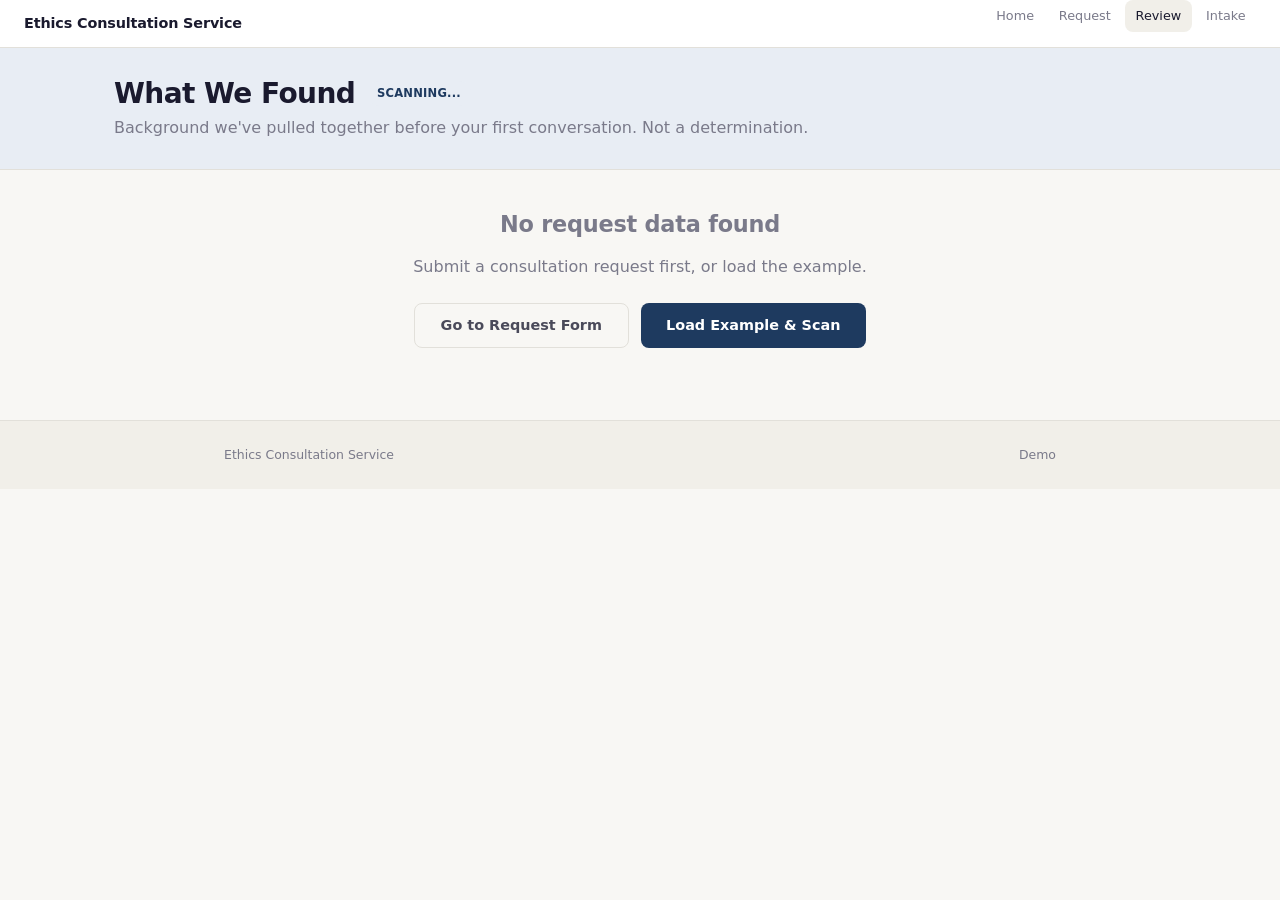
<file: review.html>
<!DOCTYPE html>
<html lang="en">
<head>
<meta charset="UTF-8">
<meta name="viewport" content="width=device-width, initial-scale=1.0">
<title>Preliminary Review &mdash; Ethics Consultation Service</title>
<link rel="icon" href="favicon.svg" type="image/svg+xml">
<link rel="stylesheet" href="css/styles.css">
<script src="https://cdn.sheetjs.com/xlsx-0.20.1/package/dist/xlsx.full.min.js"></script>
</head>
<body>

<!-- Nav -->
<nav class="nav-bar">
  <a href="index.html" class="nav-brand">Ethics Consultation Service</a>
  <ul class="nav-links">
    <li><a href="index.html">Home</a></li>
    <li><a href="request.html">Request</a></li>
    <li><a href="review.html">Review</a></li>
    <li><a href="intake.html">Intake</a></li>
  </ul>
</nav>

<!-- Header -->
<section class="section-sm" style="background: var(--navy-wash); border-bottom: 1px solid var(--border);">
  <div class="container-wide">
    <div style="display: flex; justify-content: space-between; align-items: center; flex-wrap: wrap; gap: 1rem;">
      <div>
        <div style="display: flex; align-items: center; gap: 0.75rem; margin-bottom: 0.25rem;">
          <h1 style="font-size: 1.75rem;">What We Found</h1>
          <span class="badge badge-navy" id="badge-status">Scanning...</span>
        </div>
        <p class="text-muted">Background we've pulled together before your first conversation. Not a determination.</p>
      </div>
      <div class="no-print" style="display: flex; gap: 0.5rem; align-items: center;">
        <span class="text-xs text-muted" id="ref-number"></span>
      </div>
    </div>
  </div>
</section>

<!-- No Data State -->
<section class="section" id="no-data" style="display: none; text-align: center;">
  <div class="container">
    <h2 style="color: var(--ink-muted); margin-bottom: 1rem;">No request data found</h2>
    <p class="text-muted mb-3">Submit a consultation request first, or load the example.</p>
    <div style="display: inline-flex; gap: 0.75rem; flex-wrap: wrap; justify-content: center;">
      <a href="request.html" class="btn btn-outline">Go to Request Form</a>
      <button type="button" class="btn btn-primary" onclick="loadExampleAndScan()">Load Example &amp; Scan</button>
    </div>
  </div>
</section>

<!-- Main Content -->
<section class="section" id="main-content" style="padding-top: 2rem; display: none;">
  <div class="container-wide">
    <div class="two-col">

      <!-- LEFT COLUMN: Request + Surfaced Context -->
      <div>

        <!-- Request Summary -->
        <div class="summary-block mb-3" id="request-summary">
          <h3>Your Request</h3>
          <div id="request-summary-content"></div>
        </div>

        <!-- Scan Sections (staggered reveal) -->

        <!-- Concepts & Issues Flagged -->
        <div class="scan-section mb-3" id="scan-concepts">
          <div class="scan-loading" id="loading-concepts">
            <div class="typing-dots"><span></span><span></span><span></span></div>
            <span>Analyzing request for key concepts...</span>
          </div>
          <div class="summary-block" id="content-concepts" style="display: none;">
            <h3>What Stood Out</h3>
            <p class="text-xs text-muted mb-2">Themes and terms from your request worth discussing.</p>
            <div id="concepts-list"></div>
          </div>
        </div>

        <!-- Drive / Prior Work -->
        <div class="scan-section mb-3" id="scan-drive">
          <div class="scan-loading" id="loading-drive">
            <div class="typing-dots"><span></span><span></span><span></span></div>
            <span>Searching prior consultations &amp; internal documents...</span>
          </div>
          <div class="summary-block" id="content-drive" style="display: none;">
            <h3>Related Work We've Done</h3>
            <p class="text-xs text-muted mb-2">Previous consultations and policies that look relevant.</p>
            <div id="drive-list"></div>
          </div>
        </div>

        <!-- Frameworks & Regulations -->
        <div class="scan-section mb-3" id="scan-frameworks">
          <div class="scan-loading" id="loading-frameworks">
            <div class="typing-dots"><span></span><span></span><span></span></div>
            <span>Identifying applicable frameworks &amp; regulations...</span>
          </div>
          <div class="summary-block" id="content-frameworks" style="display: none;">
            <h3>Frameworks That May Apply</h3>
            <p class="text-xs text-muted mb-2">Guidelines and standards that seem relevant to your situation.</p>
            <div id="frameworks-list"></div>
          </div>
        </div>

        <!-- Recent Literature -->
        <div class="scan-section mb-3" id="scan-literature">
          <div class="scan-loading" id="loading-literature">
            <div class="typing-dots"><span></span><span></span><span></span></div>
            <span>Searching recent publications...</span>
          </div>
          <div class="summary-block" id="content-literature" style="display: none;">
            <h3>Recent Relevant Publications</h3>
            <p class="text-xs text-muted mb-2">Recent papers that look relevant. Real citations &mdash; we'll confirm fit in conversation.</p>
            <div id="literature-list"></div>
          </div>
        </div>

        <!-- Actions -->
        <div class="scan-section no-print" id="scan-actions" style="margin-top: 2rem;">
          <div style="display: flex; gap: 0.75rem; flex-wrap: wrap;">
            <button class="btn btn-secondary" onclick="downloadReport()">Download Report (.xlsx)</button>
            <button class="btn btn-outline" onclick="printPage()">Print Summary</button>
            <a href="intake.html" class="btn btn-primary">Open Consultant Intake &rarr;</a>
          </div>
        </div>

      </div>

      <!-- RIGHT COLUMN: Triage Sidebar -->
      <div class="sidebar" id="sidebar-col">

        <div class="sidebar-card" id="sidebar-triage" style="display: none;">
          <h4>Suggested Engagement</h4>
          <div id="triage-engagement"></div>
        </div>

        <div class="sidebar-card" id="sidebar-complexity" style="display: none;">
          <h4>Things to Note</h4>
          <div id="triage-complexity"></div>
        </div>

        <div class="sidebar-card" id="sidebar-timeline" style="display: none;">
          <h4>Timeline</h4>
          <div id="triage-timeline"></div>
        </div>

        <div class="sidebar-card" id="sidebar-next" style="display: none;">
          <h4>Status</h4>
          <div id="triage-next"></div>
        </div>

      </div>
    </div>
  </div>
</section>

<!-- Footer -->
<footer class="site-footer">
  <div class="container">
    <div class="footer-inner">
      <div>Ethics Consultation Service</div>
      <div>Demo</div>
    </div>
  </div>
</footer>

<script src="js/shared.js"></script>
<script src="js/review.js"></script>
</body>
</html>
</file>
<file: css/styles.css>
/* ═══════════════════════════════════════════════
   ETHICS CONSULTATION PORTAL – Design System
   Navy/Amber institutional palette
   ═══════════════════════════════════════════════ */

/* ── Tokens ────────────────────────────────── */
:root {
  /* Primary palette */
  --navy:        #1e3a5f;
  --navy-dark:   #152b47;
  --navy-light:  #2a4d7a;
  --navy-wash:   #e8edf4;

  /* Accent */
  --amber:       #d97706;
  --amber-hover: #b45309;
  --amber-light: #f59e0b;
  --amber-wash:  #fef3c7;
  --amber-bg:    #fffbeb;

  /* Surfaces */
  --surface:     #f8f7f4;
  --surface-alt: #f1efe9;
  --paper:       #ffffff;

  /* Text */
  --ink:         #1a1a2e;
  --ink-light:   #4a4a5a;
  --ink-muted:   #7a7a8a;
  --ink-faint:   #b0b0bc;

  /* Status */
  --success:     #059669;
  --success-bg:  #ecfdf5;
  --success-border: #a7f3d0;
  --warn:        #d97706;
  --warn-bg:     #fffbeb;
  --error:       #dc2626;
  --error-bg:    #fef2f2;

  /* Borders & shadows */
  --border:      #e2e0da;
  --border-light:#eceae4;
  --shadow-xs:   0 1px 2px rgba(26,26,46,0.04);
  --shadow-sm:   0 1px 3px rgba(26,26,46,0.06), 0 1px 2px rgba(26,26,46,0.04);
  --shadow-md:   0 4px 12px rgba(26,26,46,0.08);
  --shadow-lg:   0 10px 30px rgba(26,26,46,0.12);
  --shadow-glow: 0 0 0 3px rgba(217,119,6,0.15);

  /* Typography */
  --font-heading: system-ui, -apple-system, 'Segoe UI', Roboto, 'Helvetica Neue', sans-serif;
  --font-body:    system-ui, -apple-system, 'Segoe UI', Roboto, 'Helvetica Neue', sans-serif;
  --font-mono:    'SF Mono', 'Fira Code', 'Cascadia Code', monospace;

  /* Layout */
  --max-width:   880px;
  --radius:      8px;
  --radius-lg:   10px;
  --radius-xl:   12px;
  --transition:  0.15s ease;
  --transition-slow: 0.3s ease;
}

/* ── Reset ─────────────────────────────────── */
*, *::before, *::after {
  margin: 0; padding: 0; box-sizing: border-box;
}
html {
  font-size: 16px;
  -webkit-font-smoothing: antialiased;
  text-rendering: optimizeLegibility;
  scroll-behavior: smooth;
}
body {
  font-family: var(--font-body);
  background: var(--surface);
  color: var(--ink);
  line-height: 1.6;
  min-height: 100vh;
}
::selection { background: var(--amber-wash); color: var(--ink); }
img { max-width: 100%; display: block; }
a { color: var(--navy); text-decoration: none; }
a:hover { color: var(--amber); }

/* ── Nav Bar ───────────────────────────────── */
.nav-bar {
  background: var(--paper);
  padding: 0 1.5rem;
  display: flex;
  align-items: center;
  justify-content: space-between;
  height: 48px;
  position: sticky;
  top: 0;
  z-index: 100;
  border-bottom: 1px solid var(--border);
}
.nav-brand {
  font-size: 0.9rem;
  font-weight: 600;
  color: var(--ink);
  letter-spacing: -0.01em;
  display: flex;
  align-items: center;
  gap: 0.5rem;
  text-decoration: none;
}
.nav-brand:hover { color: var(--ink); }
.nav-brand .brand-mark { display: none; }
.nav-links {
  display: flex;
  gap: 0.25rem;
  list-style: none;
  height: 100%;
}
.nav-links a {
  color: var(--ink-muted);
  font-size: 0.8rem;
  font-weight: 500;
  padding: 0.35rem 0.65rem;
  border-radius: var(--radius);
  display: flex;
  align-items: center;
  transition: all var(--transition);
}
.nav-links a:hover {
  color: var(--ink);
  background: var(--surface-alt);
}
.nav-links a.active {
  color: var(--ink);
  background: var(--surface-alt);
}

/* ── Container ─────────────────────────────── */
.container {
  max-width: var(--max-width);
  margin: 0 auto;
  padding: 0 1.5rem;
}
.container-wide {
  max-width: 1100px;
  margin: 0 auto;
  padding: 0 1.5rem;
}

/* ── Section ───────────────────────────────── */
.section {
  padding: 2.5rem 0;
}
.section-sm {
  padding: 1.75rem 0;
}
.section-alt {
  background: var(--paper);
}

/* ── Typography ────────────────────────────── */
h1, h2, h3, h4 {
  font-family: var(--font-heading);
  color: var(--ink);
  line-height: 1.25;
}
h1 { font-size: 1.75rem; font-weight: 700; letter-spacing: -0.02em; }
h2 { font-size: 1.4rem; font-weight: 600; letter-spacing: -0.01em; }
h3 { font-size: 1.1rem; font-weight: 600; }
h4 { font-size: 0.95rem; font-weight: 600; }

.text-muted { color: var(--ink-muted); }
.text-light { color: var(--ink-light); }
.text-small { font-size: 0.875rem; }
.text-xs { font-size: 0.8rem; }

.hero-headline {
  font-size: 2.75rem;
  letter-spacing: -0.03em;
  line-height: 1.15;
  color: var(--ink);
}
.hero-sub {
  font-size: 1.15rem;
  color: var(--ink-light);
  max-width: 600px;
  line-height: 1.6;
}

/* ── Buttons ───────────────────────────────── */
.btn {
  display: inline-flex;
  align-items: center;
  justify-content: center;
  gap: 0.5rem;
  padding: 0.7rem 1.6rem;
  border-radius: var(--radius);
  font-size: 0.9rem;
  font-weight: 600;
  font-family: var(--font-body);
  cursor: pointer;
  border: none;
  transition: all var(--transition);
  text-decoration: none;
  line-height: 1.4;
}
.btn:active { transform: translateY(1px); }

.btn-primary {
  background: var(--navy);
  color: #fff;
}
.btn-primary:hover {
  background: var(--navy-light);
  color: #fff;
}

.btn-secondary {
  background: var(--ink);
  color: #fff;
}
.btn-secondary:hover {
  background: var(--ink-light);
  color: #fff;
}

.btn-outline {
  background: transparent;
  color: var(--ink-light);
  border: 1px solid var(--border);
}
.btn-outline:hover {
  border-color: var(--ink-light);
  color: var(--ink);
}

.btn-ghost {
  background: transparent;
  color: var(--ink-light);
  padding: 0.5rem 1rem;
  border: 1px solid transparent;
}
.btn-ghost:hover {
  color: var(--ink);
  background: rgba(0,0,0,0.04);
}

.btn-lg {
  padding: 0.85rem 2rem;
  font-size: 1rem;
}
.btn-sm {
  padding: 0.45rem 1rem;
  font-size: 0.8rem;
}
.btn-icon {
  width: 36px;
  height: 36px;
  padding: 0;
  border-radius: 50%;
}

/* ── Triage Cards (landing page) ────────────── */
.triage-grid {
  display: grid;
  grid-template-columns: repeat(2, 1fr);
  gap: 0.75rem;
}
.triage-card {
  display: flex;
  flex-direction: column;
  background: var(--paper);
  padding: 1.25rem;
  text-decoration: none;
  color: var(--ink);
  border: 1px solid var(--border);
  border-radius: var(--radius);
  transition: border-color var(--transition), box-shadow var(--transition);
}
.triage-card:hover {
  border-color: var(--navy-light);
  box-shadow: var(--shadow-sm);
  color: var(--ink);
}
.triage-header { display: none; }
.triage-icon { display: none; }
.triage-title {
  font-size: 0.95rem;
  font-weight: 600;
  line-height: 1.3;
  color: var(--ink);
}
.triage-timing {
  font-size: 0.75rem;
  color: var(--ink-muted);
  margin-top: 0.15rem;
  margin-bottom: 0.5rem;
}
.triage-desc {
  font-size: 0.84rem;
  color: var(--ink-light);
  line-height: 1.5;
  margin-bottom: 0;
  flex: 1;
}
.triage-examples { display: none; }

@media (max-width: 768px) {
  .triage-grid { grid-template-columns: 1fr; }
}

/* ── Cards ─────────────────────────────────── */
.card {
  background: var(--paper);
  border: 1px solid var(--border);
  border-radius: var(--radius);
  padding: 1.25rem;
  transition: all var(--transition);
}
.card:hover {
  border-color: var(--navy);
}
.card-icon {
  width: 36px;
  height: 36px;
  border-radius: var(--radius);
  display: flex;
  align-items: center;
  justify-content: center;
  font-size: 1.1rem;
  margin-bottom: 0.75rem;
}
.card-icon-navy {
  background: var(--navy-wash);
  color: var(--navy);
}
.card-icon-amber {
  background: var(--amber-wash);
  color: var(--amber);
}
.card-title {
  font-family: var(--font-heading);
  font-size: 1.1rem;
  color: var(--ink);
  margin-bottom: 0.4rem;
}
.card-desc {
  font-size: 0.875rem;
  color: var(--ink-light);
  line-height: 1.55;
}

/* Selectable card (form cards) */
.card.selectable {
  cursor: pointer;
  border: 2px solid var(--border);
  position: relative;
}
.card.selectable:hover {
  border-color: var(--navy-light);
  background: var(--navy-wash);
}
.card.selectable.selected {
  border-color: var(--amber);
  background: var(--amber-bg);
  box-shadow: var(--shadow-glow);
}
.card.selectable.selected::after {
  content: '\2713';
  position: absolute;
  top: 0.6rem;
  right: 0.6rem;
  width: 18px;
  height: 18px;
  background: var(--amber);
  color: #fff;
  border-radius: var(--radius);
  display: flex;
  align-items: center;
  justify-content: center;
  font-size: 0.65rem;
  font-weight: 700;
}

/* Card grids */
.card-grid-2 {
  display: grid;
  grid-template-columns: repeat(2, 1fr);
  gap: 1rem;
}
.card-grid-3 {
  display: grid;
  grid-template-columns: repeat(3, 1fr);
  gap: 1rem;
}
.card-grid-4 {
  display: grid;
  grid-template-columns: repeat(2, 1fr);
  gap: 1rem;
}

/* Step number badge on cards */
.card-step {
  width: 22px;
  height: 22px;
  border-radius: 50%;
  background: var(--navy);
  color: #fff;
  font-size: 0.7rem;
  font-weight: 700;
  display: flex;
  align-items: center;
  justify-content: center;
  flex-shrink: 0;
}

/* ── Forms ──────────────────────────────────── */
.form-section {
  background: var(--paper);
  border: 1px solid var(--border);
  border-radius: var(--radius);
  padding: 1.5rem;
  margin-bottom: 1.25rem;
}
.form-section-title {
  font-family: var(--font-heading);
  font-size: 1.2rem;
  color: var(--ink);
  margin-bottom: 0.3rem;
}
.form-section-desc {
  font-size: 0.875rem;
  color: var(--ink-muted);
  margin-bottom: 1.5rem;
}

.field-group {
  margin-bottom: 1.25rem;
}
.field-group:last-child { margin-bottom: 0; }

.field-group label {
  display: block;
  font-size: 0.875rem;
  font-weight: 600;
  color: var(--ink);
  margin-bottom: 0.35rem;
}
.field-group .hint {
  font-size: 0.78rem;
  color: var(--ink-muted);
  font-style: italic;
  margin-top: 0.25rem;
}

input[type="text"],
input[type="email"],
input[type="date"],
textarea,
select {
  width: 100%;
  padding: 0.65rem 0.85rem;
  border: 1.5px solid var(--border);
  border-radius: var(--radius);
  font-family: var(--font-body);
  font-size: 0.9rem;
  color: var(--ink);
  background: var(--paper);
  transition: all var(--transition);
  line-height: 1.5;
}
input:focus,
textarea:focus,
select:focus {
  outline: none;
  border-color: var(--navy);
  box-shadow: 0 0 0 3px rgba(30,58,95,0.1);
}
input::placeholder,
textarea::placeholder {
  color: var(--ink-faint);
}

textarea { resize: vertical; min-height: 2.5rem; }

.field-row {
  display: grid;
  grid-template-columns: repeat(2, 1fr);
  gap: 1rem;
}

/* ── Badges & Tags ─────────────────────────── */
.badge {
  display: inline-flex;
  align-items: center;
  padding: 0.2rem 0.6rem;
  border-radius: 100px;
  font-size: 0.72rem;
  font-weight: 600;
  letter-spacing: 0.02em;
  text-transform: uppercase;
}
.badge-high {
  background: var(--amber-wash);
  color: var(--amber-hover);
}
.badge-medium {
  background: var(--navy-wash);
  color: var(--navy);
}
.badge-low {
  background: var(--success-bg);
  color: var(--success);
}
.badge-navy {
  background: var(--navy-wash);
  color: var(--navy);
}

/* ── Progress / Confidence Bar ─────────────── */
.confidence-bar {
  height: 6px;
  background: var(--border-light);
  border-radius: 3px;
  overflow: hidden;
  margin-top: 0.5rem;
}
.confidence-fill {
  height: 100%;
  border-radius: 3px;
  transition: width 1s ease;
}
.confidence-fill-high { background: var(--amber); }
.confidence-fill-med  { background: var(--navy-light); }
.confidence-fill-low  { background: var(--success); }

/* ── Loading / Typing Animation ────────────── */
.scan-loading {
  display: flex;
  align-items: center;
  gap: 0.5rem;
  padding: 1rem 0;
  color: var(--ink-muted);
  font-size: 0.875rem;
}
.typing-dots {
  display: inline-flex;
  gap: 3px;
}
.typing-dots span {
  width: 6px;
  height: 6px;
  background: var(--navy-light);
  border-radius: 50%;
  animation: typing 1.2s infinite ease-in-out;
}
.typing-dots span:nth-child(2) { animation-delay: 0.2s; }
.typing-dots span:nth-child(3) { animation-delay: 0.4s; }

@keyframes typing {
  0%, 80%, 100% { opacity: 0.3; transform: scale(0.8); }
  40% { opacity: 1; transform: scale(1); }
}

/* Scan section fade-in */
.scan-section {
  opacity: 0;
  transform: translateY(12px);
  transition: opacity 0.6s ease, transform 0.6s ease;
}
.scan-section.visible {
  opacity: 1;
  transform: translateY(0);
}

/* ── Summary / Read-only display ───────────── */
.summary-block {
  background: var(--paper);
  border: 1px solid var(--border);
  border-radius: var(--radius);
  padding: 1.25rem 1.5rem;
  margin-bottom: 1rem;
}
.summary-block h3 {
  font-family: var(--font-heading);
  font-size: 0.95rem;
  color: var(--navy);
  margin-bottom: 0.75rem;
  padding-bottom: 0.5rem;
  border-bottom: 1px solid var(--border-light);
}
.summary-row {
  display: flex;
  padding: 0.3rem 0;
  font-size: 0.875rem;
  line-height: 1.5;
}
.summary-label {
  flex: 0 0 160px;
  color: var(--ink-muted);
  font-weight: 500;
}
.summary-value {
  color: var(--ink);
  flex: 1;
}

/* ── Two-Column Layout (review page) ─────── */
.two-col {
  display: grid;
  grid-template-columns: 1fr 380px;
  gap: 2rem;
  align-items: start;
}
.sidebar {
  position: sticky;
  top: 80px;
}
.sidebar-card {
  background: var(--paper);
  border: 1px solid var(--border);
  border-radius: var(--radius);
  padding: 1.25rem;
  margin-bottom: 0.75rem;
}
.sidebar-card h4 {
  font-size: 0.9rem;
  color: var(--navy);
  margin-bottom: 0.75rem;
  text-transform: uppercase;
  letter-spacing: 0.04em;
  font-family: var(--font-body);
  font-weight: 700;
}

/* ── Divider ───────────────────────────────── */
.divider {
  border: none;
  border-top: 1px solid var(--border-light);
  margin: 1.5rem 0;
}

/* ── Footer ────────────────────────────────── */
.site-footer {
  background: var(--surface-alt);
  color: var(--ink-muted);
  padding: 1.5rem 0;
  font-size: 0.78rem;
  margin-top: 2rem;
  border-top: 1px solid var(--border);
}
.site-footer a {
  color: var(--ink-light);
}
.site-footer a:hover {
  color: var(--ink);
}
.footer-inner {
  display: flex;
  justify-content: space-between;
  align-items: center;
}

/* ── Utility ───────────────────────────────── */
.flex { display: flex; }
.flex-col { flex-direction: column; }
.items-center { align-items: center; }
.justify-between { justify-content: space-between; }
.gap-1 { gap: 0.5rem; }
.gap-2 { gap: 1rem; }
.gap-3 { gap: 1.5rem; }
.gap-4 { gap: 2rem; }
.mt-1 { margin-top: 0.5rem; }
.mt-2 { margin-top: 1rem; }
.mt-3 { margin-top: 1.5rem; }
.mt-4 { margin-top: 2rem; }
.mb-1 { margin-bottom: 0.5rem; }
.mb-2 { margin-bottom: 1rem; }
.mb-3 { margin-bottom: 1.5rem; }
.mb-4 { margin-bottom: 2rem; }
.text-center { text-align: center; }

/* ── Print ─────────────────────────────────── */
@media print {
  body { background: white; }
  .nav-bar, .site-footer, .no-print { display: none !important; }
  .container { max-width: 100%; padding: 0; }
  .sidebar, #sidebar-col { display: none !important; }
  .scan-loading, .typing-dots, [id^="loading-"] { display: none !important; }
  [id^="content-"] { display: block !important; }
  .scan-section { opacity: 1 !important; transform: none !important; }
  #scan-actions { display: none !important; }
  .two-col { grid-template-columns: 1fr; }
  .card, .summary-block, .form-section, .sidebar-card {
    box-shadow: none;
    border: 1px solid #ccc;
    break-inside: avoid;
    page-break-inside: avoid;
  }
}

/* ── Responsive ────────────────────────────── */
@media (max-width: 1024px) {
  .two-col {
    grid-template-columns: 1fr;
  }
  .sidebar {
    position: static;
    order: -1;
  }
}

@media (max-width: 768px) {
  .nav-bar {
    height: auto;
    min-height: 52px;
    padding: 0.5rem 1rem;
    flex-wrap: wrap;
    gap: 0.35rem 0.75rem;
  }
  .nav-links {
    height: auto;
    flex-wrap: wrap;
    row-gap: 0.25rem;
  }
  .nav-links a {
    height: auto;
    border-bottom: none;
    border-radius: var(--radius);
    padding: 0.25rem 0.65rem;
    font-size: 0.8rem;
  }
  .nav-links a.active { background: var(--surface-alt); }
  .container { padding: 0 1rem; }
  .section { padding: 2.5rem 0; }
  h1 { font-size: 1.75rem; }
  h2 { font-size: 1.4rem; }
  .hero-headline { font-size: 2rem; }
  .card-grid-2 { grid-template-columns: 1fr; }
  .card-grid-3 { grid-template-columns: 1fr; }
  .card-grid-4 { grid-template-columns: 1fr; }
  .field-row { grid-template-columns: 1fr; }
  .footer-inner { flex-direction: column; gap: 1rem; text-align: center; }
}

@media (max-width: 375px) {
  .nav-bar { height: auto; padding: 0.75rem 1rem; flex-wrap: wrap; }
  .nav-brand { font-size: 0.95rem; }
  .nav-links { width: 100%; justify-content: flex-start; }
  .nav-links a { font-size: 0.75rem; padding: 0.2rem 0.5rem; }
  .section { padding: 1.5rem 0; }
  .form-section { padding: 1.25rem; }
  .btn-lg { padding: 0.7rem 1.5rem; font-size: 0.9rem; }
}
</file>
